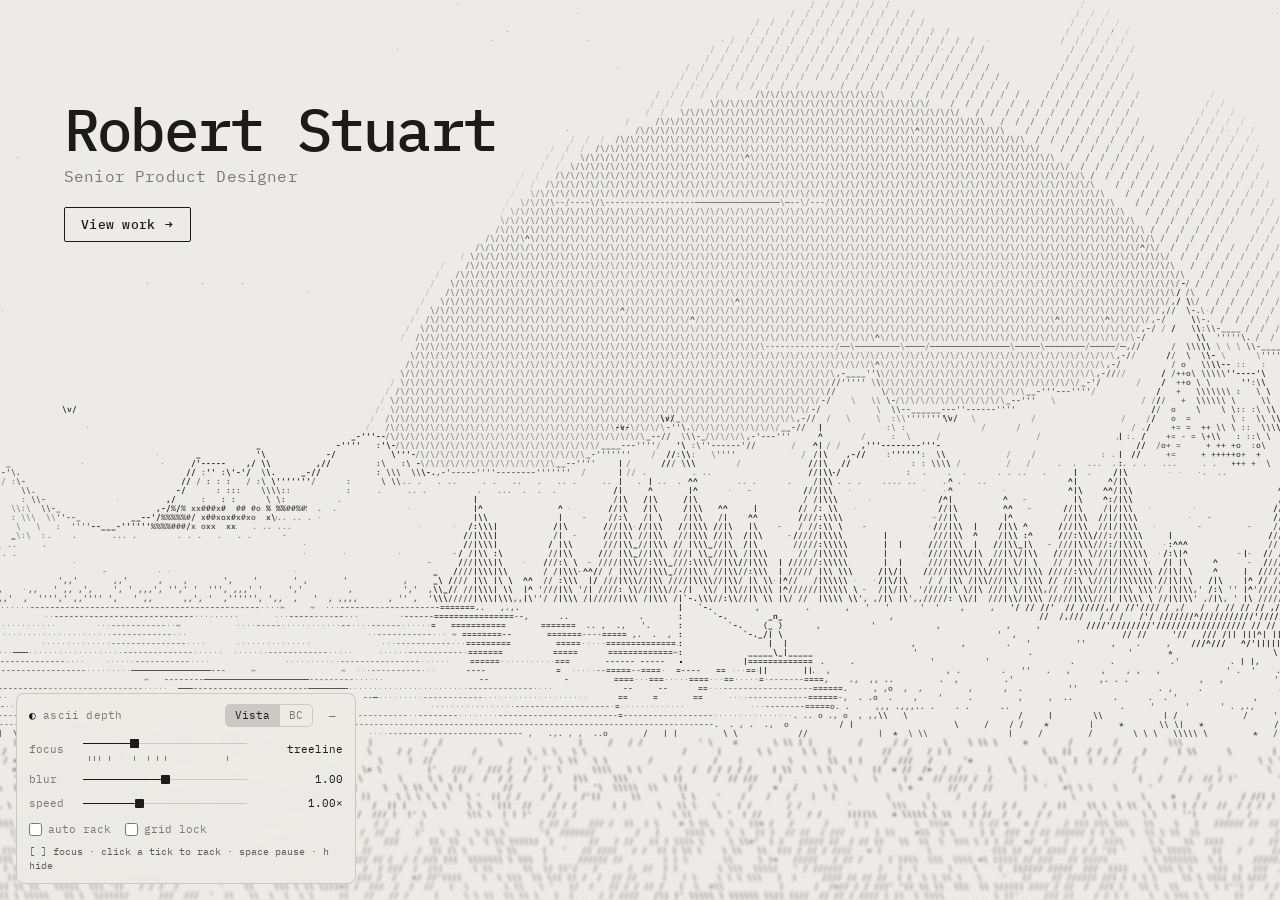
<file: index.html>
<!doctype html>
<html lang="en">
<head>
  <meta charset="utf-8">
  <meta name="viewport" content="width=device-width, initial-scale=1, viewport-fit=cover">
  <meta name="theme-color" content="#ecebe7">
  <title>Robert Stuart</title>
  <link rel="preconnect" href="https://fonts.googleapis.com">
  <link rel="preconnect" href="https://fonts.gstatic.com" crossorigin>
  <link href="https://fonts.googleapis.com/css2?family=IBM+Plex+Mono:wght@400;500;600&display=swap" rel="stylesheet">
  <link rel="stylesheet" href="styles.css">
</head>
<body>
  <main id="stage" aria-hidden="true"></main>

  <header class="hero">
    <h1 class="hero-name">Robert Stuart</h1>
    <p class="hero-title">Senior Product Designer</p>
    <a class="hero-cta" href="https://www.mrrobertstuart.com/#work">View work <span aria-hidden="true">→</span></a>
  </header>

  <!-- Plain scripts (no modules) so this also works opened straight from disk. -->
  <script src="src/noise.js"></script>
  <script src="src/engine.js"></script>
  <script src="src/scenes/vista.js"></script>
  <script src="src/scenes/bc.js"></script>
  <script src="src/ui.js"></script>
  <script>
    // Everything is tweakable from the URL, e.g. ?focus=0.9&blur=1.5&speed=0.5&ui=0
    const q = new URLSearchParams(location.search);
    const num = (k) => (q.has(k) ? +q.get(k) : undefined);
    const flag = (k) => (q.has(k) ? q.get(k) !== '0' : undefined);

    const bg = AsciiBG.create(document.getElementById('stage'), {
      scene: AsciiBG.scenes[q.get('scene')] ? q.get('scene') : 'vista',
      focus: num('focus'),
      blur: num('blur'),
      speed: num('speed'),
      snap: flag('snap'),
      autoRack: flag('rack'),
      start: num('start'),
      debug: flag('debug'),
    });

    if (q.get('ui') !== '0') AsciiBG.ui(bg);
  </script>
</body>
</html>
</file>
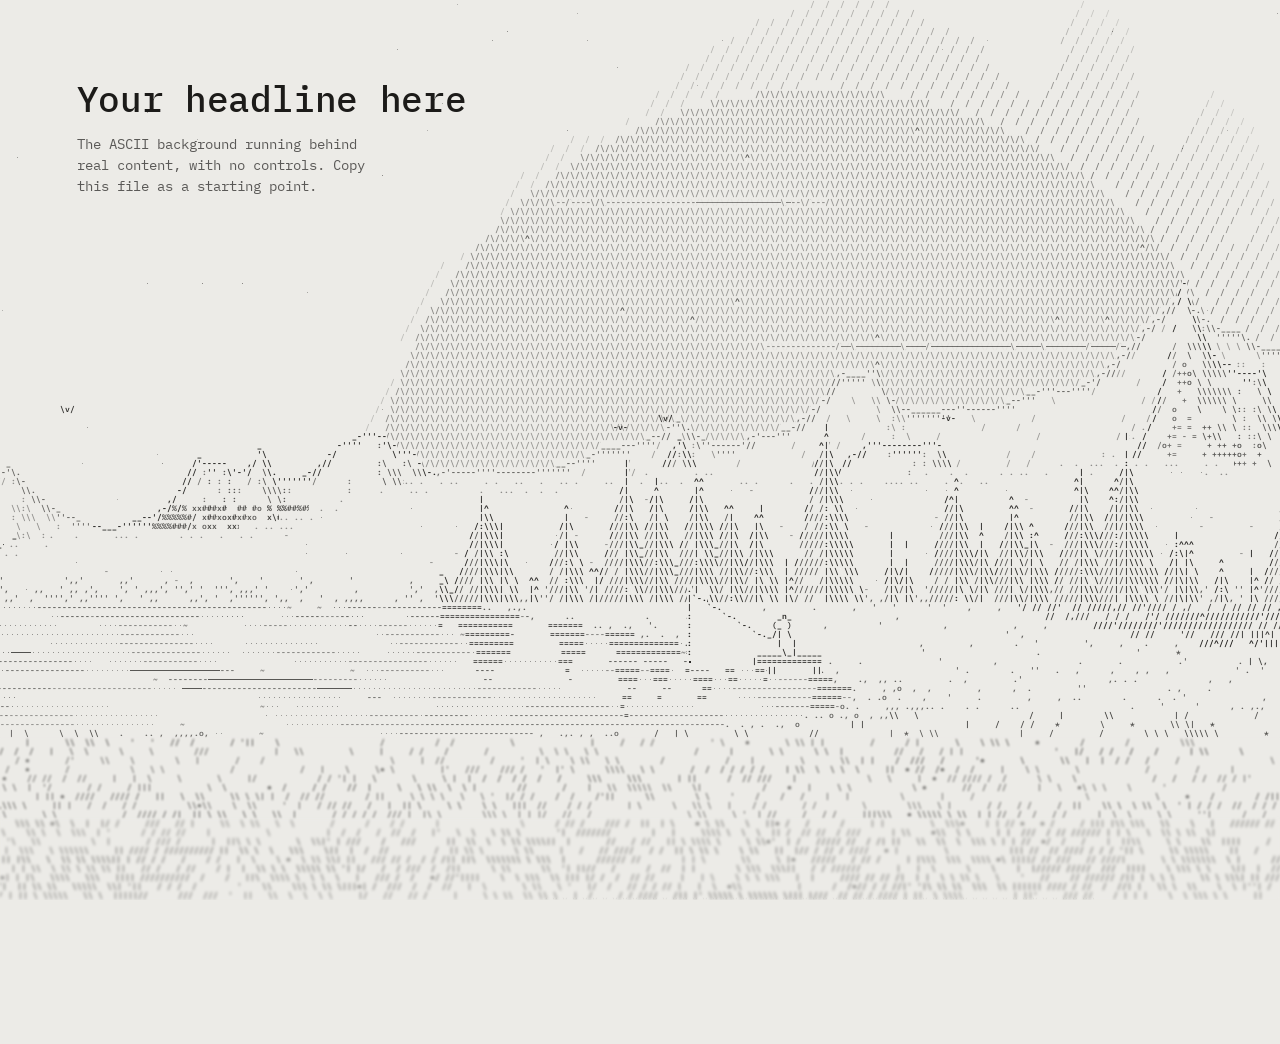
<file: example.html>
<!doctype html>
<html lang="en">
<head>
  <meta charset="utf-8">
  <meta name="viewport" content="width=device-width, initial-scale=1, viewport-fit=cover">
  <meta name="theme-color" content="#ecebe7">
  <title>ASCII Depth – as a page background</title>
  <link rel="preconnect" href="https://fonts.googleapis.com">
  <link rel="preconnect" href="https://fonts.gstatic.com" crossorigin>
  <link href="https://fonts.googleapis.com/css2?family=IBM+Plex+Mono:wght@400;500&display=swap" rel="stylesheet">
  <style>
    html, body { margin: 0; height: 100%; background: #ecebe7; color: #1c1b19; font: 14px/1.5 "IBM Plex Mono", ui-monospace, monospace; }
    /* the background sits in a fixed layer behind everything */
    #bg { position: fixed; inset: 0; z-index: 0; }
    main {
      position: relative; z-index: 1;
      min-height: 100%;
      display: grid; align-content: start;
      padding: clamp(24px, 8vh, 96px) clamp(16px, 6vw, 80px);
    }
    h1 { margin: 0 0 8px; font-weight: 500; font-size: clamp(22px, 3.2vw, 36px); letter-spacing: -0.01em; }
    p { margin: 0; max-width: 38ch; color: rgba(28, 27, 25, 0.7); }
  </style>
</head>
<body>
  <div id="bg"></div>
  <main>
    <h1>Your headline here</h1>
    <p>The ASCII background running behind real content, with no controls. Copy this file as a starting point.</p>
  </main>

  <script src="src/noise.js"></script>
  <script src="src/engine.js"></script>
  <script src="src/scenes/vista.js"></script>
  <script>
    AsciiBG.create(document.getElementById('bg'), {
      scene: 'vista',
      speed: 0.6,     // calmer behind text
      blur: 1,
    });
  </script>
</body>
</html>
</file>
<file: styles.css>
:root {
  /* two colours, same as the scene: paper and ink */
  --paper: #ecebe7;
  --ink: #1c1b19;
  --bg: var(--paper);
  --panel: rgba(236, 235, 231, 0.92);
  --line: rgba(28, 27, 25, 0.16);
  --text: var(--ink);
  --muted: rgba(28, 27, 25, 0.55);
  --accent: var(--ink);
  --mono: "IBM Plex Mono", ui-monospace, SFMono-Regular, Menlo, Consolas, monospace;
}

* { box-sizing: border-box; }

html, body {
  margin: 0;
  height: 100%;
  background: var(--bg);
  color: var(--text);
  font: 12px/1.4 var(--mono);
  overflow: hidden;
}

#stage { position: fixed; inset: 0; }

/* ---------- control panel ---------- */

.ab-panel,
.ab-pill {
  position: fixed;
  left: max(16px, env(safe-area-inset-left));
  bottom: max(16px, env(safe-area-inset-bottom));
  z-index: 10;
  background: var(--panel);
  border: 1px solid var(--line);
  border-radius: 8px;
  backdrop-filter: blur(8px);
  -webkit-backdrop-filter: blur(8px);
  color: var(--text);
  font: 11px/1.4 var(--mono);
}

.ab-panel {
  width: min(340px, calc(100vw - 32px));
  padding: 10px 12px 10px;
  display: grid;
  gap: 8px;
}
.ab-panel[hidden], .ab-pill[hidden] { display: none; }

.ab-head { display: flex; align-items: center; gap: 8px; }
.ab-title { color: var(--muted); margin-right: auto; letter-spacing: 0.02em; }
.ab-scene { color: var(--text); }
.ab-title::before { content: "◐ "; color: var(--accent); }

.ab-seg { display: flex; border: 1px solid var(--line); border-radius: 5px; overflow: hidden; }
.ab-seg button,
.ab-icon,
.ab-pill {
  font: inherit;
  color: var(--muted);
  background: none;
  border: 0;
  cursor: pointer;
}
.ab-seg button { padding: 3px 9px; }
.ab-seg button + button { border-left: 1px solid var(--line); }
.ab-seg button[aria-pressed="true"] { color: var(--text); background: var(--line); }
.ab-icon { width: 22px; height: 22px; border-radius: 4px; font-size: 14px; line-height: 1; }
.ab-pill { padding: 7px 11px; }
.ab-seg button:hover, .ab-icon:hover, .ab-pill:hover { color: var(--text); }

.ab-row {
  display: grid;
  grid-template-columns: 44px 1fr 86px;
  align-items: center;
  gap: 10px;
}
.ab-row > span, .ab-row > label { color: var(--muted); }
.ab-row output { color: var(--text); text-align: right; white-space: nowrap; overflow: hidden; text-overflow: ellipsis; }

/* range: a thin rule with a square thumb, filled up to --p */
input[type="range"] {
  --p: 50%;
  -webkit-appearance: none;
  appearance: none;
  width: 100%;
  height: 16px;
  margin: 0;
  background: linear-gradient(var(--text), var(--text)) 0 50% / var(--p) 1px no-repeat,
              linear-gradient(var(--line), var(--line)) 0 50% / 100% 1px no-repeat;
  cursor: pointer;
}
input[type="range"]::-webkit-slider-thumb {
  -webkit-appearance: none;
  width: 9px; height: 9px;
  background: var(--text);
  border-radius: 1px;
}
input[type="range"]::-moz-range-thumb {
  width: 9px; height: 9px; border: 0;
  background: var(--text);
  border-radius: 1px;
}
.ab-focus input[type="range"]::-webkit-slider-thumb { background: var(--accent); }
.ab-focus input[type="range"]::-moz-range-thumb { background: var(--accent); }
input[type="range"]:focus-visible { outline: 1px solid var(--accent); outline-offset: 2px; }

.ab-track { position: relative; padding-bottom: 8px; }
.ab-ticks { position: absolute; left: 4px; right: 4px; bottom: 0; height: 8px; }
.ab-tick {
  position: absolute;
  top: 0;
  width: 9px; height: 8px;
  margin-left: -4px;
  padding: 0;
  border: 0;
  background: linear-gradient(var(--muted), var(--muted)) 50% 0 / 1px 5px no-repeat;
  cursor: pointer;
}
.ab-tick:hover { background-image: linear-gradient(var(--accent), var(--accent)); }

.ab-checks { display: flex; flex-wrap: wrap; gap: 4px 14px; padding-top: 2px; }
.ab-check { display: inline-flex; align-items: center; gap: 6px; color: var(--muted); cursor: pointer; }
.ab-check input { accent-color: var(--accent); margin: 0; }
.ab-check input:checked + span { color: var(--text); }

.ab-keys { margin: 0; color: #5c5c5c; font-size: 10px; }

@media (hover: none) { .ab-keys { display: none; } }

/* ---------- header over the sky ---------- */

.hero {
  position: fixed;
  z-index: 5;
  top: clamp(28px, 11vh, 120px);
  left: max(16px, env(safe-area-inset-left), 5vw);
  display: grid;
  justify-items: start;
  gap: 6px;
  max-width: min(520px, calc(100vw - 32px));
  color: var(--ink);
  font-family: var(--mono);
}
/* a soft wash of paper behind the text, so it reads over any part of the scene */
.hero::before {
  content: "";
  position: absolute;
  inset: -48px -72px -40px -48px;
  z-index: -1;
  background: radial-gradient(closest-side, var(--paper) 55%, rgba(236, 235, 231, 0));
  pointer-events: none;
}
.hero-name {
  margin: 0;
  font-size: clamp(30px, 4.6vw, 60px);
  font-weight: 500;
  line-height: 1.02;
  letter-spacing: -0.03em;
  text-wrap: balance;
}
.hero-title {
  margin: 0 0 14px;
  font-size: clamp(13px, 1.25vw, 16px);
  color: var(--muted);
  letter-spacing: 0.01em;
}
.hero-cta {
  display: inline-flex;
  align-items: center;
  gap: 10px;
  padding: 10px 16px;
  border: 1px solid var(--ink);
  border-radius: 2px;
  background: var(--paper);
  color: var(--ink);
  font: 500 13px/1 var(--mono);
  text-decoration: none;
  letter-spacing: 0.02em;
  transition: background-color 0.15s, color 0.15s;
}
.hero-cta span { transition: transform 0.15s; }
.hero-cta:hover { background: var(--ink); color: var(--paper); }
.hero-cta:hover span { transform: translateX(3px); }
.hero-cta:focus-visible { outline: 2px solid var(--ink); outline-offset: 3px; }
@media (prefers-reduced-motion: reduce) { .hero-cta, .hero-cta span { transition: none; } }
</file>
